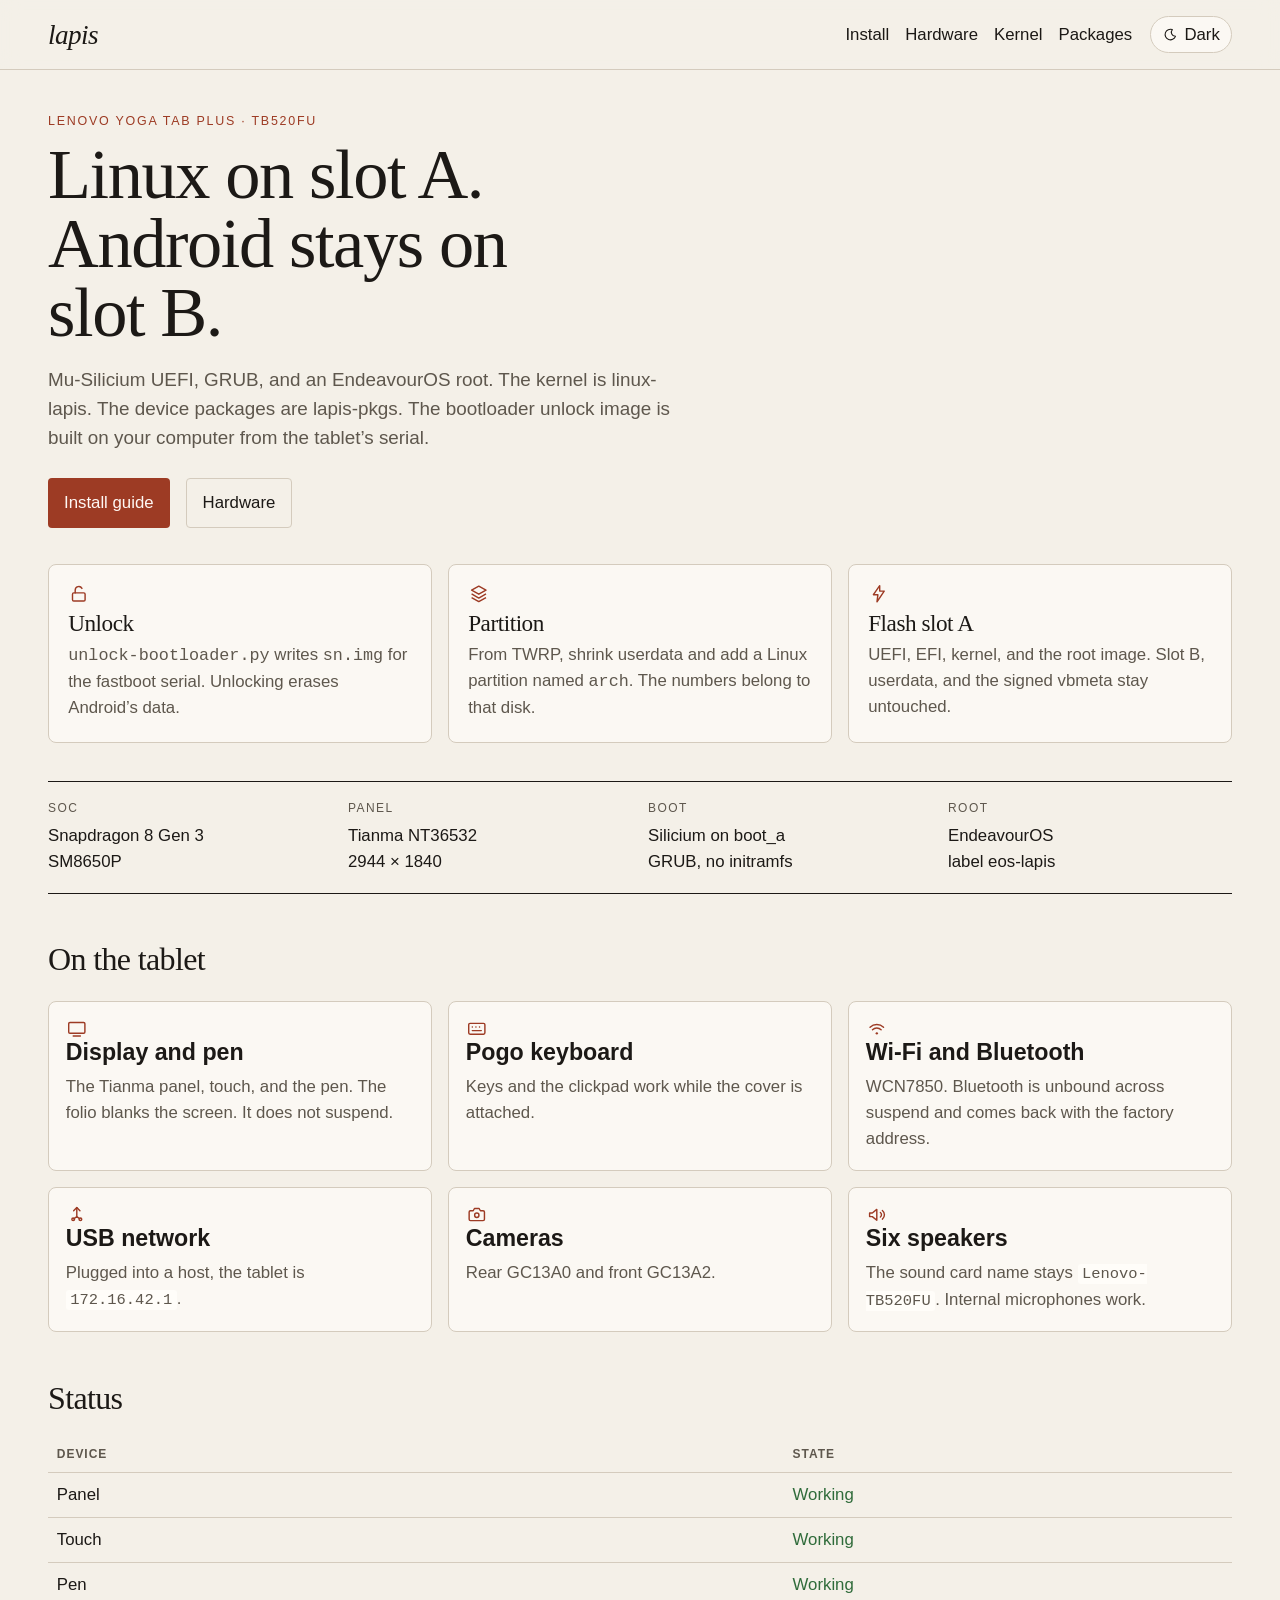
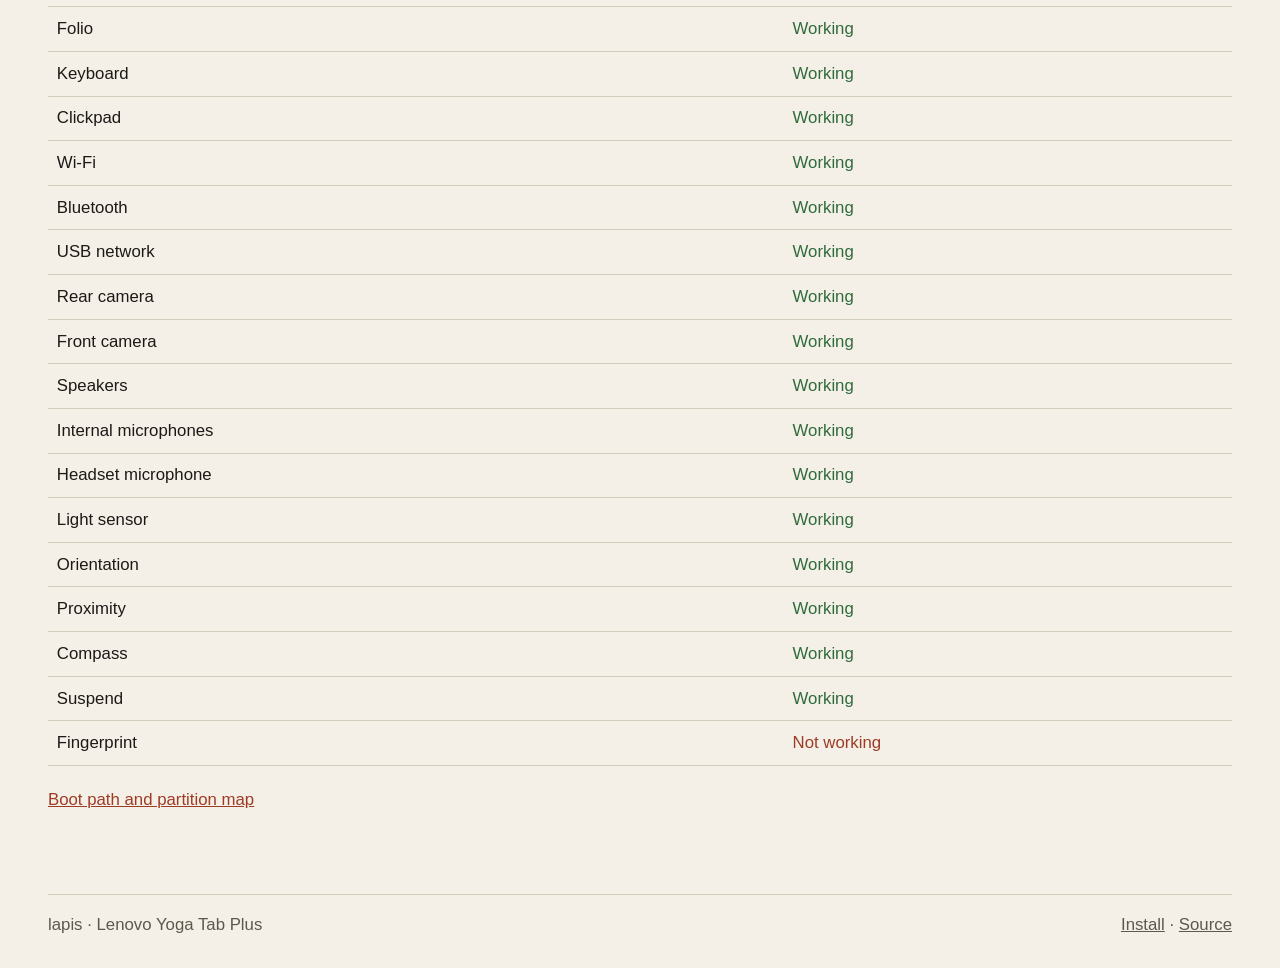
<file: index.html>
<!doctype html>
<html lang="en">
<head>
  <meta charset="utf-8">
  <meta name="viewport" content="width=device-width, initial-scale=1">
  <title>lapis — Linux on the Lenovo Yoga Tab Plus</title>
  <meta name="description" content="Mainline Linux and EndeavourOS for the Lenovo Yoga Tab Plus (TB520FU), codename lapis. Linux stays on slot A.">
  <meta name="theme-color" content="#12110f">
  <link rel="icon" href="favicon.svg" type="image/svg+xml">
  <link rel="stylesheet" href="css/site.css">
  <script>
    try {
      var saved = localStorage.getItem("lapis-theme");
      var theme = saved || (matchMedia("(prefers-color-scheme: light)").matches ? "light" : "dark");
      document.documentElement.dataset.theme = theme;
    } catch (error) {
      document.documentElement.dataset.theme = "dark";
    }
  </script>
</head>
<body>
  <a class="skip" href="#content">Skip to content</a>
  <header class="bar">
    <a class="mark" href="index.html">lapis</a>
    <div class="bar-tools">
      <nav>
        <a href="guide.html">Install</a>
        <a href="hardware.html">Hardware</a>
        <a href="https://github.com/Lenovo-Yoga-Tab-Plus/linux-lapis">Kernel</a>
        <a href="https://github.com/Lenovo-Yoga-Tab-Plus/lapis-pkgs">Packages</a>
      </nav>
      <button class="theme" id="theme-toggle" type="button" aria-pressed="true">
        <svg class="icon when-dark" aria-hidden="true"><use href="icons.svg#sun"></use></svg>
        <svg class="icon when-light" aria-hidden="true"><use href="icons.svg#moon"></use></svg>
        <span class="when-dark">Light</span>
        <span class="when-light">Dark</span>
      </button>
    </div>
  </header>
  <main id="content">
    <p class="kicker">Lenovo Yoga Tab Plus · TB520FU</p>
    <h1>Linux on slot A. Android stays on slot B.</h1>
    <p class="lede">Mu-Silicium UEFI, GRUB, and an EndeavourOS root. The kernel is linux-lapis. The device packages are lapis-pkgs. The bootloader unlock image is built on your computer from the tablet’s serial.</p>
    <div class="actions">
      <a class="button" href="guide.html">Install guide</a>
      <a class="button ghost" href="hardware.html">Hardware</a>
    </div>

    <div class="choices">
      <a class="choice" href="guide.html#unlock">
        <svg class="icon" aria-hidden="true"><use href="icons.svg#unlock"></use></svg>
        <strong>Unlock</strong>
        <span><code>unlock-bootloader.py</code> writes <code>sn.img</code> for the fastboot serial. Unlocking erases Android’s data.</span>
      </a>
      <a class="choice" href="guide.html#partition">
        <svg class="icon" aria-hidden="true"><use href="icons.svg#layers"></use></svg>
        <strong>Partition</strong>
        <span>From TWRP, shrink userdata and add a Linux partition named <code>arch</code>. The numbers belong to that disk.</span>
      </a>
      <a class="choice" href="guide.html#flash">
        <svg class="icon" aria-hidden="true"><use href="icons.svg#flash"></use></svg>
        <strong>Flash slot A</strong>
        <span>UEFI, EFI, kernel, and the root image. Slot B, userdata, and the signed vbmeta stay untouched.</span>
      </a>
    </div>

    <dl class="specs">
      <div>
        <dt>SoC</dt>
        <dd>Snapdragon 8 Gen 3<br>SM8650P</dd>
      </div>
      <div>
        <dt>Panel</dt>
        <dd>Tianma NT36532<br>2944 × 1840</dd>
      </div>
      <div>
        <dt>Boot</dt>
        <dd>Silicium on boot_a<br>GRUB, no initramfs</dd>
      </div>
      <div>
        <dt>Root</dt>
        <dd>EndeavourOS<br>label eos-lapis</dd>
      </div>
    </dl>

    <h2>On the tablet</h2>
    <div class="grid">
      <article class="card">
        <svg class="icon" aria-hidden="true"><use href="icons.svg#display"></use></svg>
        <strong>Display and pen</strong>
        <p>The Tianma panel, touch, and the pen. The folio blanks the screen. It does not suspend.</p>
      </article>
      <article class="card">
        <svg class="icon" aria-hidden="true"><use href="icons.svg#keyboard"></use></svg>
        <strong>Pogo keyboard</strong>
        <p>Keys and the clickpad work while the cover is attached.</p>
      </article>
      <article class="card">
        <svg class="icon" aria-hidden="true"><use href="icons.svg#wifi"></use></svg>
        <strong>Wi-Fi and Bluetooth</strong>
        <p>WCN7850. Bluetooth is unbound across suspend and comes back with the factory address.</p>
      </article>
      <article class="card">
        <svg class="icon" aria-hidden="true"><use href="icons.svg#usb"></use></svg>
        <strong>USB network</strong>
        <p>Plugged into a host, the tablet is <code>172.16.42.1</code>.</p>
      </article>
      <article class="card">
        <svg class="icon" aria-hidden="true"><use href="icons.svg#camera"></use></svg>
        <strong>Cameras</strong>
        <p>Rear GC13A0 and front GC13A2.</p>
      </article>
      <article class="card">
        <svg class="icon" aria-hidden="true"><use href="icons.svg#speaker"></use></svg>
        <strong>Six speakers</strong>
        <p>The sound card name stays <code>Lenovo-TB520FU</code>. Internal microphones work.</p>
      </article>
    </div>

    <h2>Status</h2>
    <table class="status">
      <thead>
        <tr><th>Device</th><th>State</th></tr>
      </thead>
      <tbody>
        <tr><td>Panel</td><td class="ok">Working</td></tr>
        <tr><td>Touch</td><td class="ok">Working</td></tr>
        <tr><td>Pen</td><td class="ok">Working</td></tr>
        <tr><td>Folio</td><td class="ok">Working</td></tr>
        <tr><td>Keyboard</td><td class="ok">Working</td></tr>
        <tr><td>Clickpad</td><td class="ok">Working</td></tr>
        <tr><td>Wi-Fi</td><td class="ok">Working</td></tr>
        <tr><td>Bluetooth</td><td class="ok">Working</td></tr>
        <tr><td>USB network</td><td class="ok">Working</td></tr>
        <tr><td>Rear camera</td><td class="ok">Working</td></tr>
        <tr><td>Front camera</td><td class="ok">Working</td></tr>
        <tr><td>Speakers</td><td class="ok">Working</td></tr>
        <tr><td>Internal microphones</td><td class="ok">Working</td></tr>
        <tr><td>Headset microphone</td><td class="ok">Working</td></tr>
        <tr><td>Light sensor</td><td class="ok">Working</td></tr>
        <tr><td>Orientation</td><td class="ok">Working</td></tr>
        <tr><td>Proximity</td><td class="ok">Working</td></tr>
        <tr><td>Compass</td><td class="ok">Working</td></tr>
        <tr><td>Suspend</td><td class="ok">Working</td></tr>
        <tr><td>Fingerprint</td><td class="down">Not working</td></tr>
      </tbody>
    </table>
    <p><a href="hardware.html">Boot path and partition map</a></p>
  </main>
  <footer>
    <span>lapis · Lenovo Yoga Tab Plus</span>
    <span><a href="guide.html">Install</a> · <a href="https://github.com/Lenovo-Yoga-Tab-Plus/lapis">Source</a></span>
  </footer>
  <script src="js/site.js"></script>
</body>
</html>
</file>
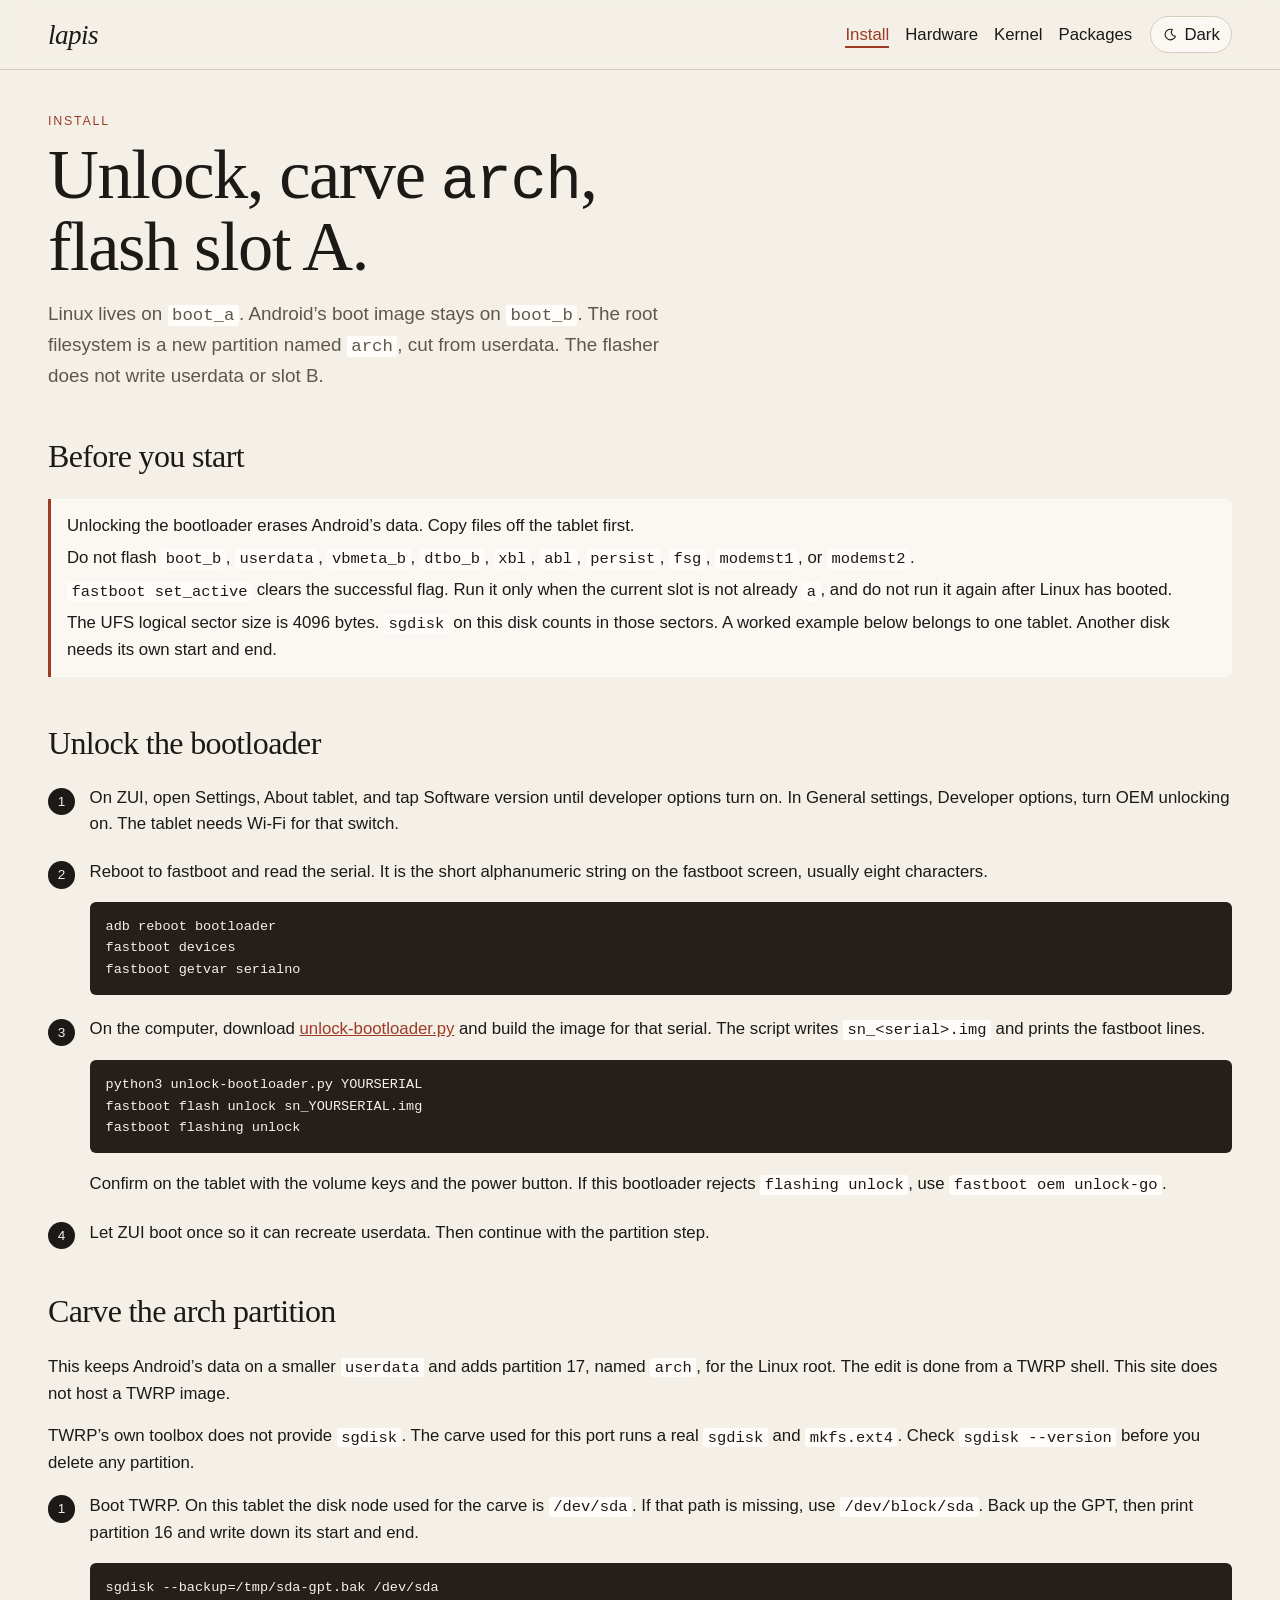
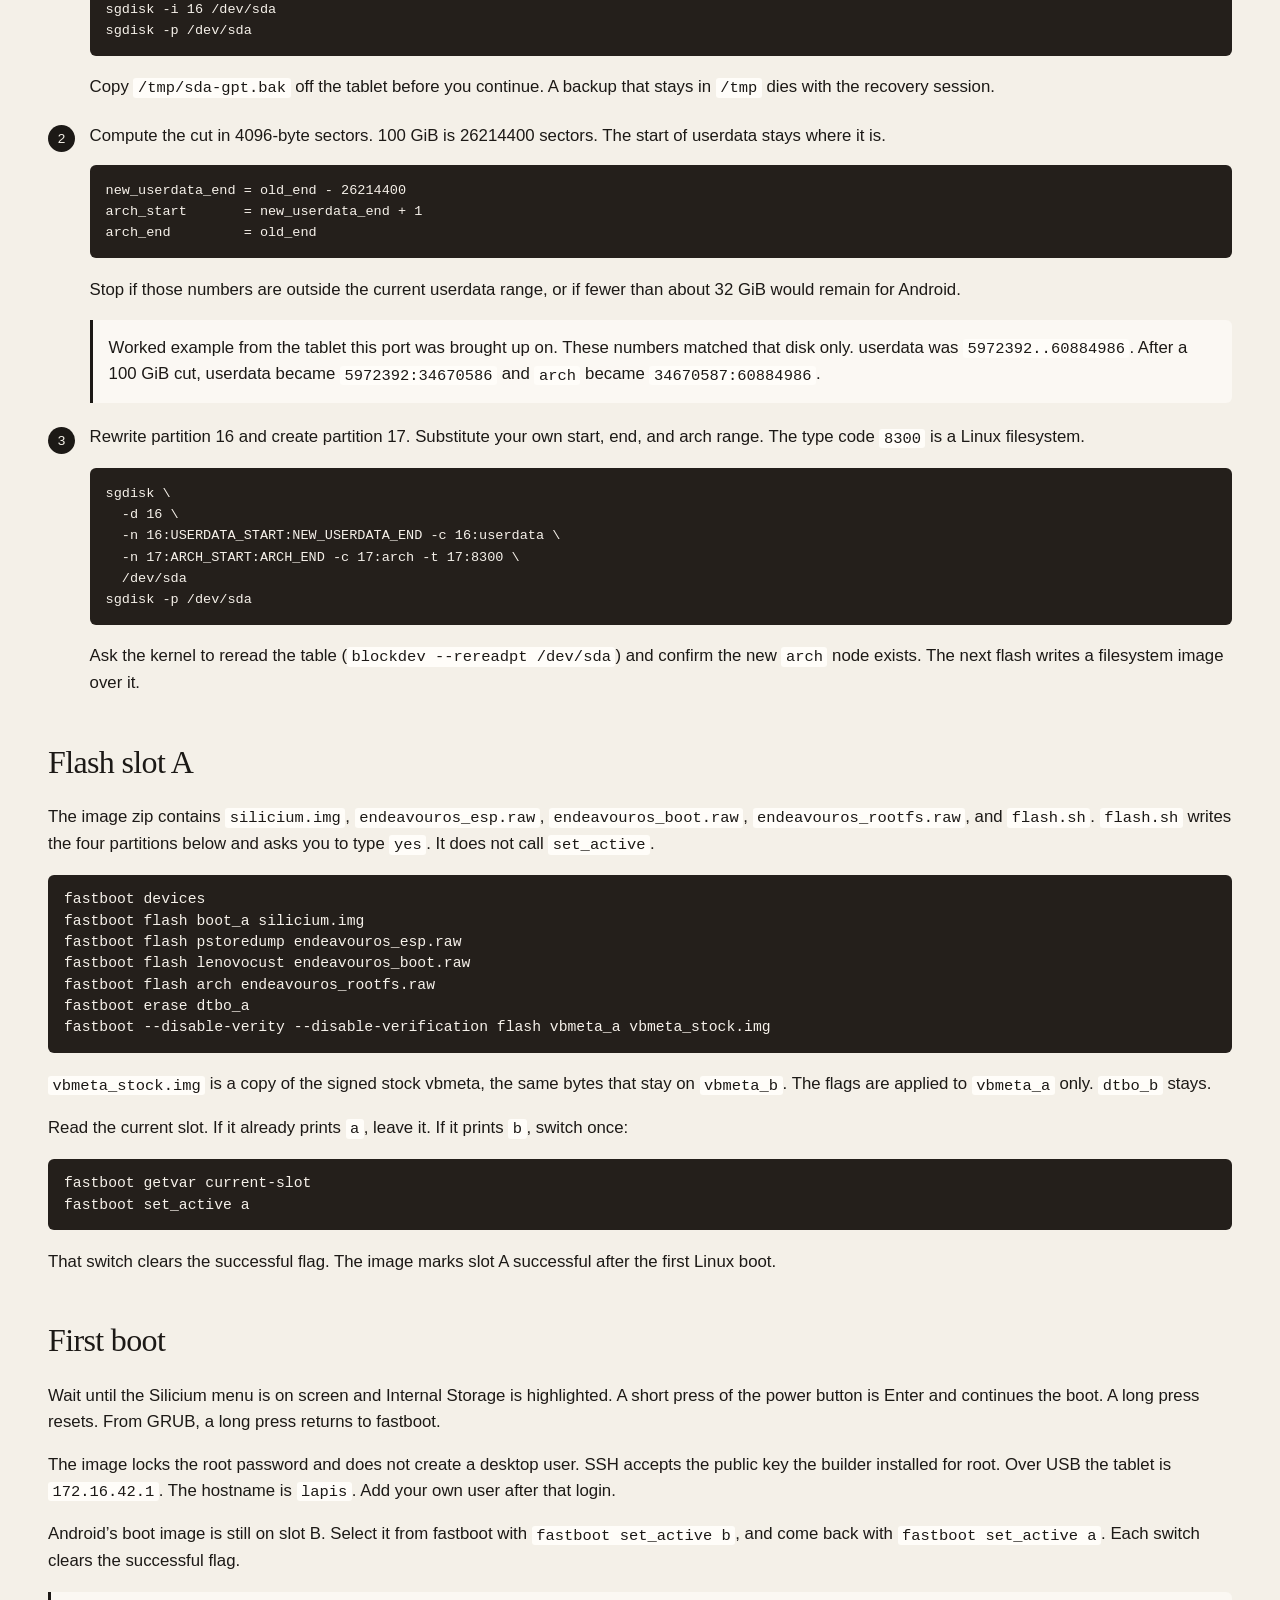
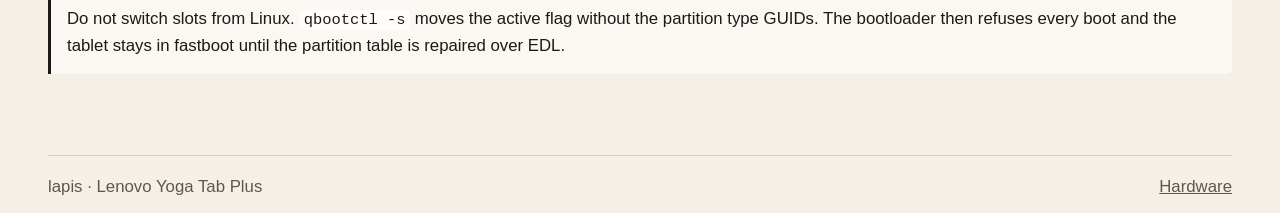
<file: guide.html>
<!doctype html>
<html lang="en">
<head>
  <meta charset="utf-8">
  <meta name="viewport" content="width=device-width, initial-scale=1">
  <title>Install — lapis</title>
  <meta name="description" content="Unlock the Yoga Tab Plus with unlock-bootloader.py and install EndeavourOS on slot A.">
  <meta name="theme-color" content="#12110f">
  <link rel="icon" href="favicon.svg" type="image/svg+xml">
  <link rel="stylesheet" href="css/site.css">
  <script>
    try {
      var saved = localStorage.getItem("lapis-theme");
      var theme = saved || (matchMedia("(prefers-color-scheme: light)").matches ? "light" : "dark");
      document.documentElement.dataset.theme = theme;
    } catch (error) {
      document.documentElement.dataset.theme = "dark";
    }
  </script>
</head>
<body>
  <a class="skip" href="#content">Skip to content</a>
  <header class="bar">
    <a class="mark" href="index.html">lapis</a>
    <div class="bar-tools">
      <nav>
        <a href="guide.html" aria-current="page">Install</a>
        <a href="hardware.html">Hardware</a>
        <a href="https://github.com/Lenovo-Yoga-Tab-Plus/linux-lapis">Kernel</a>
        <a href="https://github.com/Lenovo-Yoga-Tab-Plus/lapis-pkgs">Packages</a>
      </nav>
      <button class="theme" id="theme-toggle" type="button" aria-pressed="true">
        <svg class="icon when-dark" aria-hidden="true"><use href="icons.svg#sun"></use></svg>
        <svg class="icon when-light" aria-hidden="true"><use href="icons.svg#moon"></use></svg>
        <span class="when-dark">Light</span>
        <span class="when-light">Dark</span>
      </button>
    </div>
  </header>
  <main id="content">
    <p class="kicker">Install</p>
    <h1>Unlock, carve <code>arch</code>, flash slot A.</h1>
    <p class="lede">Linux lives on <code>boot_a</code>. Android’s boot image stays on <code>boot_b</code>. The root filesystem is a new partition named <code>arch</code>, cut from userdata. The flasher does not write userdata or slot B.</p>

    <h2 id="warnings">Before you start</h2>
    <div class="warn">
      <p>Unlocking the bootloader erases Android’s data. Copy files off the tablet first.</p>
      <p>Do not flash <code>boot_b</code>, <code>userdata</code>, <code>vbmeta_b</code>, <code>dtbo_b</code>, <code>xbl</code>, <code>abl</code>, <code>persist</code>, <code>fsg</code>, <code>modemst1</code>, or <code>modemst2</code>.</p>
      <p><code>fastboot set_active</code> clears the successful flag. Run it only when the current slot is not already <code>a</code>, and do not run it again after Linux has booted.</p>
      <p>The UFS logical sector size is 4096 bytes. <code>sgdisk</code> on this disk counts in those sectors. A worked example below belongs to one tablet. Another disk needs its own start and end.</p>
    </div>

    <h2 id="unlock">Unlock the bootloader</h2>
    <ol class="steps">
      <li>
        <p>On ZUI, open Settings, About tablet, and tap Software version until developer options turn on. In General settings, Developer options, turn OEM unlocking on. The tablet needs Wi-Fi for that switch.</p>
      </li>
      <li>
        <p>Reboot to fastboot and read the serial. It is the short alphanumeric string on the fastboot screen, usually eight characters.</p>
        <pre><code>adb reboot bootloader
fastboot devices
fastboot getvar serialno</code></pre>
      </li>
      <li>
        <p>On the computer, download <a href="unlock-bootloader.py">unlock-bootloader.py</a> and build the image for that serial. The script writes <code>sn_&lt;serial&gt;.img</code> and prints the fastboot lines.</p>
        <pre><code>python3 unlock-bootloader.py YOURSERIAL
fastboot flash unlock sn_YOURSERIAL.img
fastboot flashing unlock</code></pre>
        <p>Confirm on the tablet with the volume keys and the power button. If this bootloader rejects <code>flashing unlock</code>, use <code>fastboot oem unlock-go</code>.</p>
      </li>
      <li>
        <p>Let ZUI boot once so it can recreate userdata. Then continue with the partition step.</p>
      </li>
    </ol>

    <h2 id="partition">Carve the arch partition</h2>
    <p>This keeps Android’s data on a smaller <code>userdata</code> and adds partition 17, named <code>arch</code>, for the Linux root. The edit is done from a TWRP shell. This site does not host a TWRP image.</p>
    <p>TWRP’s own toolbox does not provide <code>sgdisk</code>. The carve used for this port runs a real <code>sgdisk</code> and <code>mkfs.ext4</code>. Check <code>sgdisk --version</code> before you delete any partition.</p>
    <ol class="steps">
      <li>
        <p>Boot TWRP. On this tablet the disk node used for the carve is <code>/dev/sda</code>. If that path is missing, use <code>/dev/block/sda</code>. Back up the GPT, then print partition 16 and write down its start and end.</p>
        <pre><code>sgdisk --backup=/tmp/sda-gpt.bak /dev/sda
sgdisk -i 16 /dev/sda
sgdisk -p /dev/sda</code></pre>
        <p>Copy <code>/tmp/sda-gpt.bak</code> off the tablet before you continue. A backup that stays in <code>/tmp</code> dies with the recovery session.</p>
      </li>
      <li>
        <p>Compute the cut in 4096-byte sectors. 100 GiB is 26214400 sectors. The start of userdata stays where it is.</p>
        <pre><code>new_userdata_end = old_end - 26214400
arch_start       = new_userdata_end + 1
arch_end         = old_end</code></pre>
        <p>Stop if those numbers are outside the current userdata range, or if fewer than about 32 GiB would remain for Android.</p>
        <div class="note">
          <p>Worked example from the tablet this port was brought up on. These numbers matched that disk only. userdata was <code>5972392..60884986</code>. After a 100 GiB cut, userdata became <code>5972392:34670586</code> and <code>arch</code> became <code>34670587:60884986</code>.</p>
        </div>
      </li>
      <li>
        <p>Rewrite partition 16 and create partition 17. Substitute your own start, end, and arch range. The type code <code>8300</code> is a Linux filesystem.</p>
        <pre><code>sgdisk \
  -d 16 \
  -n 16:USERDATA_START:NEW_USERDATA_END -c 16:userdata \
  -n 17:ARCH_START:ARCH_END -c 17:arch -t 17:8300 \
  /dev/sda
sgdisk -p /dev/sda</code></pre>
        <p>Ask the kernel to reread the table (<code>blockdev --rereadpt /dev/sda</code>) and confirm the new <code>arch</code> node exists. The next flash writes a filesystem image over it.</p>
      </li>
    </ol>

    <h2 id="flash">Flash slot A</h2>
    <p>The image zip contains <code>silicium.img</code>, <code>endeavouros_esp.raw</code>, <code>endeavouros_boot.raw</code>, <code>endeavouros_rootfs.raw</code>, and <code>flash.sh</code>. <code>flash.sh</code> writes the four partitions below and asks you to type <code>yes</code>. It does not call <code>set_active</code>.</p>
    <pre><code>fastboot devices
fastboot flash boot_a silicium.img
fastboot flash pstoredump endeavouros_esp.raw
fastboot flash lenovocust endeavouros_boot.raw
fastboot flash arch endeavouros_rootfs.raw
fastboot erase dtbo_a
fastboot --disable-verity --disable-verification flash vbmeta_a vbmeta_stock.img</code></pre>
    <p><code>vbmeta_stock.img</code> is a copy of the signed stock vbmeta, the same bytes that stay on <code>vbmeta_b</code>. The flags are applied to <code>vbmeta_a</code> only. <code>dtbo_b</code> stays.</p>
    <p>Read the current slot. If it already prints <code>a</code>, leave it. If it prints <code>b</code>, switch once:</p>
    <pre><code>fastboot getvar current-slot
fastboot set_active a</code></pre>
    <p>That switch clears the successful flag. The image marks slot A successful after the first Linux boot.</p>

    <h2 id="first-boot">First boot</h2>
    <p>Wait until the Silicium menu is on screen and Internal Storage is highlighted. A short press of the power button is Enter and continues the boot. A long press resets. From GRUB, a long press returns to fastboot.</p>
    <p>The image locks the root password and does not create a desktop user. SSH accepts the public key the builder installed for root. Over USB the tablet is <code>172.16.42.1</code>. The hostname is <code>lapis</code>. Add your own user after that login.</p>
    <p>Android’s boot image is still on slot B. Select it from fastboot with <code>fastboot set_active b</code>, and come back with <code>fastboot set_active a</code>. Each switch clears the successful flag.</p>
    <p class="note">Do not switch slots from Linux. <code>qbootctl -s</code> moves the active flag without the partition type GUIDs. The bootloader then refuses every boot and the tablet stays in fastboot until the partition table is repaired over EDL.</p>
  </main>
  <footer>
    <span>lapis · Lenovo Yoga Tab Plus</span>
    <span><a href="hardware.html">Hardware</a></span>
  </footer>
  <script src="js/site.js"></script>
</body>
</html>
</file>
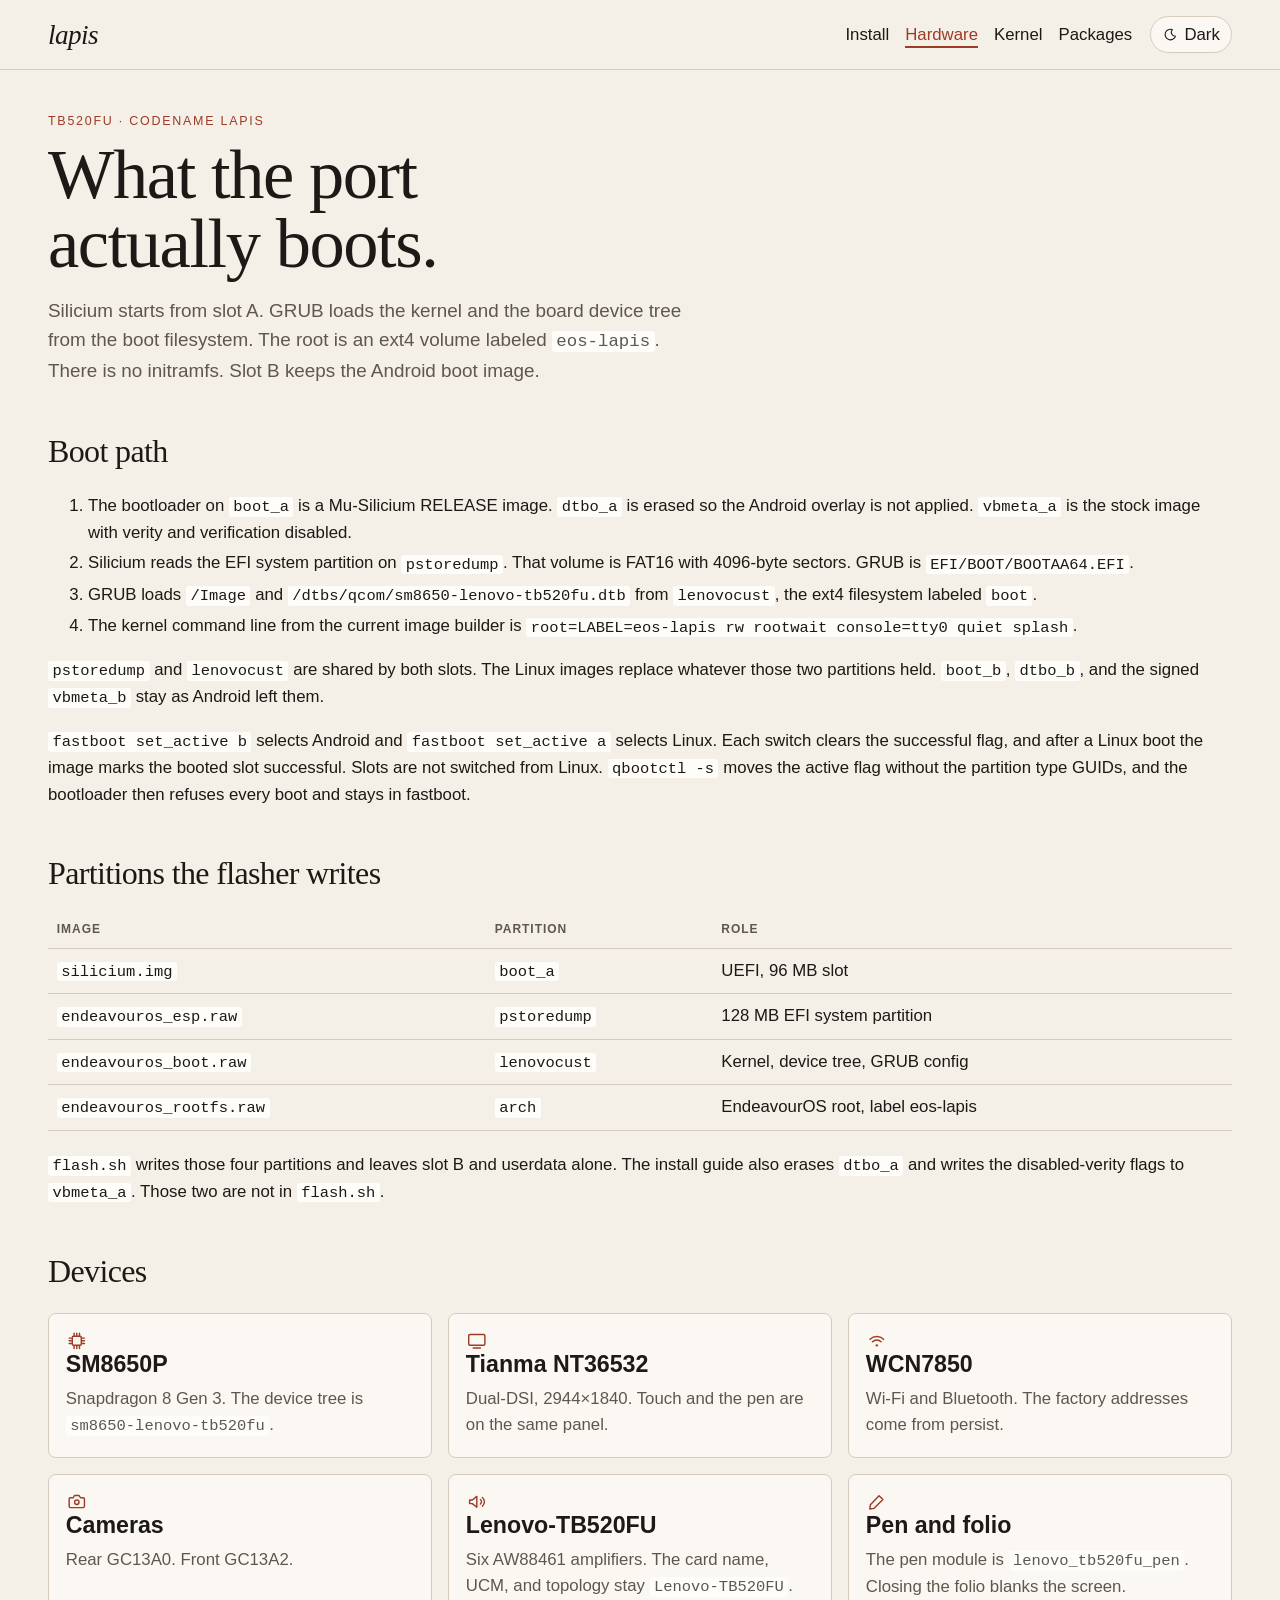
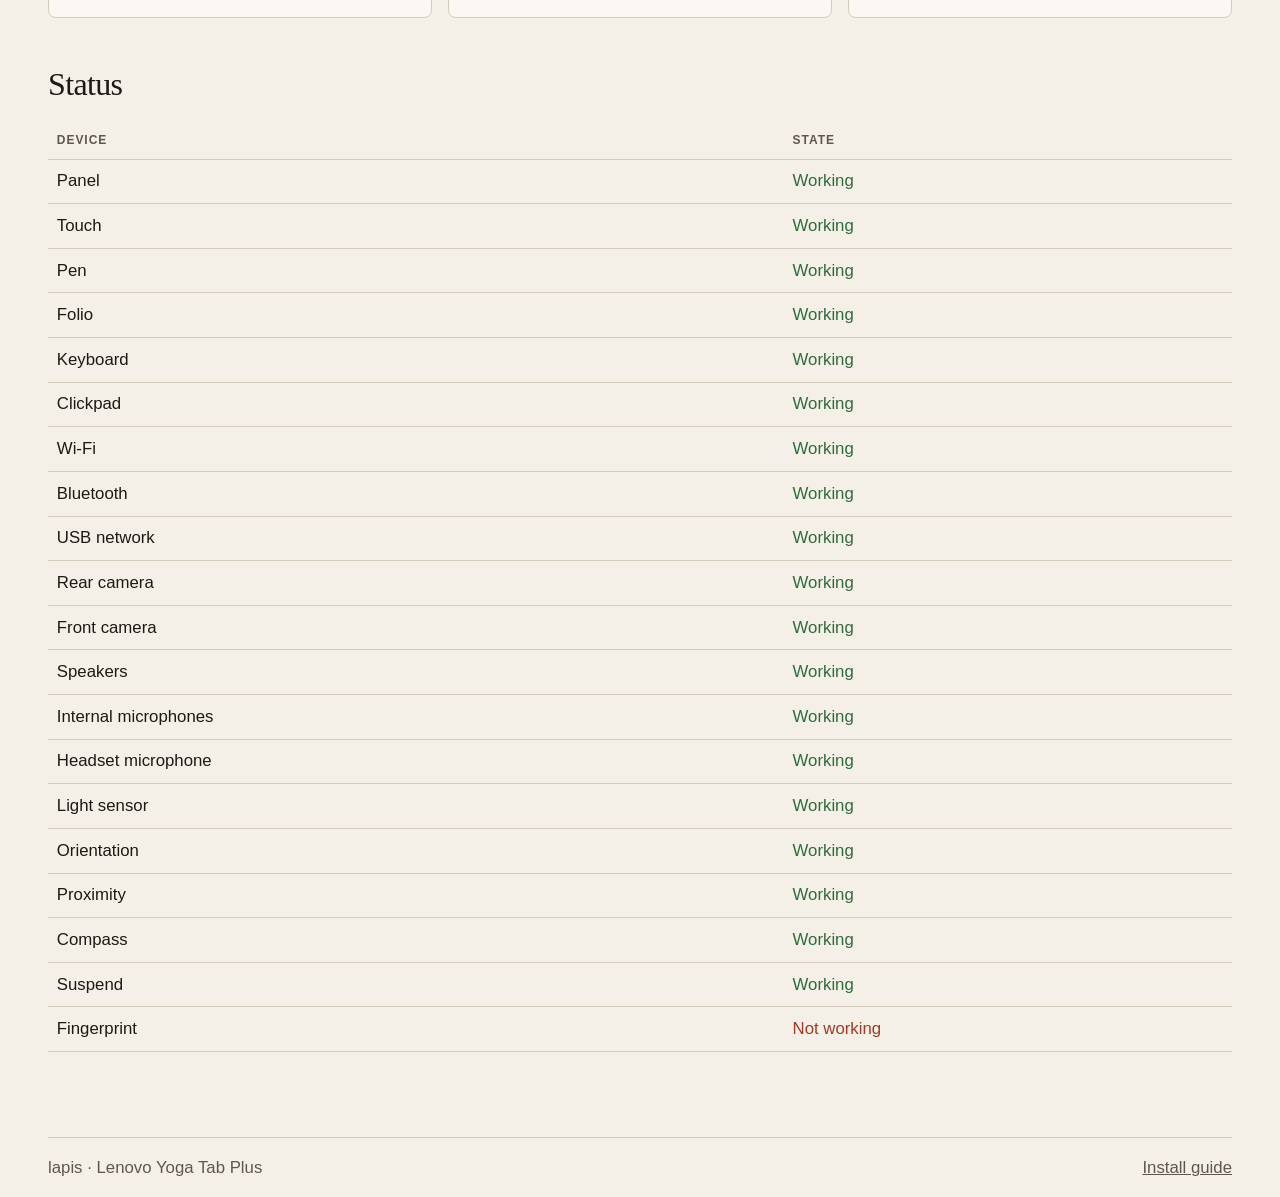
<file: hardware.html>
<!doctype html>
<html lang="en">
<head>
  <meta charset="utf-8">
  <meta name="viewport" content="width=device-width, initial-scale=1">
  <title>Hardware — lapis</title>
  <meta name="description" content="Boot path, partition map, and device status for the Lenovo Yoga Tab Plus Linux port.">
  <meta name="theme-color" content="#12110f">
  <link rel="icon" href="favicon.svg" type="image/svg+xml">
  <link rel="stylesheet" href="css/site.css">
  <script>
    try {
      var saved = localStorage.getItem("lapis-theme");
      var theme = saved || (matchMedia("(prefers-color-scheme: light)").matches ? "light" : "dark");
      document.documentElement.dataset.theme = theme;
    } catch (error) {
      document.documentElement.dataset.theme = "dark";
    }
  </script>
</head>
<body>
  <a class="skip" href="#content">Skip to content</a>
  <header class="bar">
    <a class="mark" href="index.html">lapis</a>
    <div class="bar-tools">
      <nav>
        <a href="guide.html">Install</a>
        <a href="hardware.html" aria-current="page">Hardware</a>
        <a href="https://github.com/Lenovo-Yoga-Tab-Plus/linux-lapis">Kernel</a>
        <a href="https://github.com/Lenovo-Yoga-Tab-Plus/lapis-pkgs">Packages</a>
      </nav>
      <button class="theme" id="theme-toggle" type="button" aria-pressed="true">
        <svg class="icon when-dark" aria-hidden="true"><use href="icons.svg#sun"></use></svg>
        <svg class="icon when-light" aria-hidden="true"><use href="icons.svg#moon"></use></svg>
        <span class="when-dark">Light</span>
        <span class="when-light">Dark</span>
      </button>
    </div>
  </header>
  <main id="content">
    <p class="kicker">TB520FU · codename lapis</p>
    <h1>What the port actually boots.</h1>
    <p class="lede">Silicium starts from slot A. GRUB loads the kernel and the board device tree from the boot filesystem. The root is an ext4 volume labeled <code>eos-lapis</code>. There is no initramfs. Slot B keeps the Android boot image.</p>

    <h2>Boot path</h2>
    <ol>
      <li>The bootloader on <code>boot_a</code> is a Mu-Silicium RELEASE image. <code>dtbo_a</code> is erased so the Android overlay is not applied. <code>vbmeta_a</code> is the stock image with verity and verification disabled.</li>
      <li>Silicium reads the EFI system partition on <code>pstoredump</code>. That volume is FAT16 with 4096-byte sectors. GRUB is <code>EFI/BOOT/BOOTAA64.EFI</code>.</li>
      <li>GRUB loads <code>/Image</code> and <code>/dtbs/qcom/sm8650-lenovo-tb520fu.dtb</code> from <code>lenovocust</code>, the ext4 filesystem labeled <code>boot</code>.</li>
      <li>The kernel command line from the current image builder is <code>root=LABEL=eos-lapis rw rootwait console=tty0 quiet splash</code>.</li>
    </ol>
    <p><code>pstoredump</code> and <code>lenovocust</code> are shared by both slots. The Linux images replace whatever those two partitions held. <code>boot_b</code>, <code>dtbo_b</code>, and the signed <code>vbmeta_b</code> stay as Android left them.</p>
    <p><code>fastboot set_active b</code> selects Android and <code>fastboot set_active a</code> selects Linux. Each switch clears the successful flag, and after a Linux boot the image marks the booted slot successful. Slots are not switched from Linux. <code>qbootctl -s</code> moves the active flag without the partition type GUIDs, and the bootloader then refuses every boot and stays in fastboot.</p>

    <h2>Partitions the flasher writes</h2>
    <table>
      <thead>
        <tr><th>Image</th><th>Partition</th><th>Role</th></tr>
      </thead>
      <tbody>
        <tr><td><code>silicium.img</code></td><td><code>boot_a</code></td><td>UEFI, 96 MB slot</td></tr>
        <tr><td><code>endeavouros_esp.raw</code></td><td><code>pstoredump</code></td><td>128 MB EFI system partition</td></tr>
        <tr><td><code>endeavouros_boot.raw</code></td><td><code>lenovocust</code></td><td>Kernel, device tree, GRUB config</td></tr>
        <tr><td><code>endeavouros_rootfs.raw</code></td><td><code>arch</code></td><td>EndeavourOS root, label eos-lapis</td></tr>
      </tbody>
    </table>
    <p><code>flash.sh</code> writes those four partitions and leaves slot B and userdata alone. The install guide also erases <code>dtbo_a</code> and writes the disabled-verity flags to <code>vbmeta_a</code>. Those two are not in <code>flash.sh</code>.</p>

    <h2>Devices</h2>
    <div class="grid">
      <article class="card">
        <svg class="icon" aria-hidden="true"><use href="icons.svg#cpu"></use></svg>
        <strong>SM8650P</strong>
        <p>Snapdragon 8 Gen 3. The device tree is <code>sm8650-lenovo-tb520fu</code>.</p>
      </article>
      <article class="card">
        <svg class="icon" aria-hidden="true"><use href="icons.svg#display"></use></svg>
        <strong>Tianma NT36532</strong>
        <p>Dual-DSI, 2944×1840. Touch and the pen are on the same panel.</p>
      </article>
      <article class="card">
        <svg class="icon" aria-hidden="true"><use href="icons.svg#wifi"></use></svg>
        <strong>WCN7850</strong>
        <p>Wi-Fi and Bluetooth. The factory addresses come from persist.</p>
      </article>
      <article class="card">
        <svg class="icon" aria-hidden="true"><use href="icons.svg#camera"></use></svg>
        <strong>Cameras</strong>
        <p>Rear GC13A0. Front GC13A2.</p>
      </article>
      <article class="card">
        <svg class="icon" aria-hidden="true"><use href="icons.svg#speaker"></use></svg>
        <strong>Lenovo-TB520FU</strong>
        <p>Six AW88461 amplifiers. The card name, UCM, and topology stay <code>Lenovo-TB520FU</code>.</p>
      </article>
      <article class="card">
        <svg class="icon" aria-hidden="true"><use href="icons.svg#pen"></use></svg>
        <strong>Pen and folio</strong>
        <p>The pen module is <code>lenovo_tb520fu_pen</code>. Closing the folio blanks the screen.</p>
      </article>
    </div>

    <h2>Status</h2>
    <table class="status">
      <thead>
        <tr><th>Device</th><th>State</th></tr>
      </thead>
      <tbody>
        <tr><td>Panel</td><td class="ok">Working</td></tr>
        <tr><td>Touch</td><td class="ok">Working</td></tr>
        <tr><td>Pen</td><td class="ok">Working</td></tr>
        <tr><td>Folio</td><td class="ok">Working</td></tr>
        <tr><td>Keyboard</td><td class="ok">Working</td></tr>
        <tr><td>Clickpad</td><td class="ok">Working</td></tr>
        <tr><td>Wi-Fi</td><td class="ok">Working</td></tr>
        <tr><td>Bluetooth</td><td class="ok">Working</td></tr>
        <tr><td>USB network</td><td class="ok">Working</td></tr>
        <tr><td>Rear camera</td><td class="ok">Working</td></tr>
        <tr><td>Front camera</td><td class="ok">Working</td></tr>
        <tr><td>Speakers</td><td class="ok">Working</td></tr>
        <tr><td>Internal microphones</td><td class="ok">Working</td></tr>
        <tr><td>Headset microphone</td><td class="ok">Working</td></tr>
        <tr><td>Light sensor</td><td class="ok">Working</td></tr>
        <tr><td>Orientation</td><td class="ok">Working</td></tr>
        <tr><td>Proximity</td><td class="ok">Working</td></tr>
        <tr><td>Compass</td><td class="ok">Working</td></tr>
        <tr><td>Suspend</td><td class="ok">Working</td></tr>
        <tr><td>Fingerprint</td><td class="down">Not working</td></tr>
      </tbody>
    </table>
  </main>
  <footer>
    <span>lapis · Lenovo Yoga Tab Plus</span>
    <span><a href="guide.html">Install guide</a></span>
  </footer>
  <script src="js/site.js"></script>
</body>
</html>
</file>
<file: css/site.css>
:root {
  color-scheme: dark;
  --bg: #12110f;
  --bg-raised: #1c1a17;
  --ink: #f3eee6;
  --muted: #b7aea1;
  --line: #3a342c;
  --accent: #e07a4c;
  --accent-ink: #2a140c;
  --card: #211e1a;
  --code: #0c0b0a;
  --code-ink: #f3eee6;
  --ok: #8fbf8a;
  --max: 74rem;
  --shadow: none;
}

html[data-theme="light"] {
  color-scheme: light;
  --bg: #f4f0e8;
  --bg-raised: #fffdf9;
  --ink: #1c1916;
  --muted: #5e574d;
  --line: #d4cbbd;
  --accent: #9d3b24;
  --accent-ink: #fff8f4;
  --card: #fbf8f3;
  --code: #241f1b;
  --code-ink: #f6f1ea;
  --ok: #2f6b3a;
}

* { box-sizing: border-box; }

html { scroll-behavior: smooth; }

body {
  margin: 0;
  background: var(--bg);
  color: var(--ink);
  font-family: "Segoe UI", "Helvetica Neue", Helvetica, Arial, sans-serif;
  font-size: 1.05rem;
  line-height: 1.55;
}

h1, h2, h3, .mark, .step strong, .choice strong {
  font-family: "Iowan Old Style", Palatino, "Palatino Linotype", Georgia, serif;
  font-weight: 500;
  letter-spacing: -0.02em;
}

a { color: var(--accent); }
a:hover { text-decoration-thickness: 2px; }

img, svg { display: block; }

.skip {
  position: absolute;
  left: 1rem;
  top: -3rem;
  background: var(--ink);
  color: var(--bg);
  padding: 0.4rem 0.7rem;
}
.skip:focus { top: 0.6rem; }

.bar {
  position: sticky;
  top: 0;
  z-index: 2;
  display: flex;
  align-items: center;
  justify-content: space-between;
  gap: 1rem;
  padding: 0.85rem 1.5rem;
  background: color-mix(in srgb, var(--bg) 92%, transparent);
  border-bottom: 1px solid var(--line);
  backdrop-filter: blur(10px);
}

.bar-inner, .wrap {
  width: min(var(--max), 100%);
  margin: 0 auto;
}

.bar {
  padding-left: max(1.25rem, calc((100% - var(--max)) / 2));
  padding-right: max(1.25rem, calc((100% - var(--max)) / 2));
}

.mark {
  color: var(--ink);
  text-decoration: none;
  font-size: 1.7rem;
  font-style: italic;
}

.bar-tools {
  display: flex;
  align-items: center;
  gap: 1.1rem;
  flex-wrap: wrap;
  justify-content: flex-end;
}

nav { display: flex; flex-wrap: wrap; gap: 1rem; }
nav a {
  color: var(--ink);
  text-decoration: none;
}
nav a:hover, nav a[aria-current="page"] { color: var(--accent); }
nav a[aria-current="page"] { box-shadow: inset 0 -2px 0 var(--accent); }

.theme {
  display: inline-flex;
  align-items: center;
  gap: 0.4rem;
  border: 1px solid var(--line);
  background: var(--card);
  color: var(--ink);
  border-radius: 999px;
  padding: 0.28rem 0.7rem;
  font: inherit;
  cursor: pointer;
}
.theme .icon { width: 1rem; height: 1rem; }
html[data-theme="dark"] .when-light,
html[data-theme="light"] .when-dark { display: none; }

.icon {
  width: 1.35rem;
  height: 1.35rem;
  flex: 0 0 auto;
}
.icon use { color: inherit; }

main {
  width: min(var(--max), calc(100% - 2.5rem));
  margin: 0 auto;
  padding: 2.6rem 0 4rem;
}

.kicker {
  margin: 0 0 0.55rem;
  color: var(--accent);
  font-size: 0.78rem;
  letter-spacing: 0.14em;
  text-transform: uppercase;
}

h1 {
  margin: 0;
  max-width: 16ch;
  font-size: clamp(2.5rem, 6vw, 4.4rem);
  line-height: 0.98;
}

.lede {
  max-width: 40rem;
  margin: 1.1rem 0 0;
  color: var(--muted);
  font-size: 1.18rem;
}

.actions, .choices, .grid, .specs {
  display: grid;
  gap: 1rem;
}

.actions {
  grid-template-columns: max-content max-content;
  margin-top: 1.6rem;
}

.button, .choice {
  text-decoration: none;
  color: var(--ink);
}

.button {
  display: inline-flex;
  align-items: center;
  gap: 0.45rem;
  padding: 0.7rem 1rem;
  background: var(--accent);
  color: var(--accent-ink);
  border-radius: 4px;
}
.button.ghost {
  background: transparent;
  color: var(--ink);
  border: 1px solid var(--line);
}
.button:hover { text-decoration: none; filter: brightness(1.05); }

.choices { grid-template-columns: repeat(3, 1fr); margin-top: 2.2rem; }
.choice, .card {
  background: var(--card);
  border: 1px solid var(--line);
  border-radius: 8px;
}
.choice {
  display: flex;
  flex-direction: column;
  gap: 0.35rem;
  padding: 1.15rem 1.2rem 1.25rem;
}
.choice:hover, .card:hover { border-color: var(--accent); }
.choice .icon, .card .icon { color: var(--accent); }
.choice strong, .card strong { font-size: 1.45rem; line-height: 1.15; }
.choice span, .card p, .muted { color: var(--muted); }

.specs {
  grid-template-columns: repeat(4, 1fr);
  margin: 2.4rem 0 0;
  padding: 1.1rem 0;
  border-top: 1px solid var(--ink);
  border-bottom: 1px solid var(--ink);
}
.specs dt {
  color: var(--muted);
  font-size: 0.75rem;
  letter-spacing: 0.12em;
  text-transform: uppercase;
}
.specs dd { margin: 0.3rem 0 0; }

h2 { font-size: 2rem; margin: 2.6rem 0 0.7rem; }
h3 { font-size: 1.3rem; margin: 1.5rem 0 0.35rem; }

.grid { grid-template-columns: repeat(3, 1fr); margin-top: 1rem; }
.card { padding: 1rem 1.05rem 1.1rem; }
.card p { margin: 0.35rem 0 0; }

ul { padding-left: 1.15rem; }
li + li { margin-top: 0.28rem; }

.note, .warn {
  margin: 1.1rem 0;
  padding: 0.9rem 1rem;
  background: var(--card);
  border-left: 3px solid var(--ink);
  border-radius: 0 6px 6px 0;
}
.warn { border-left-color: var(--accent); }
.note p, .warn p { margin: 0.35rem 0; }
.note p:first-child, .warn p:first-child { margin-top: 0; }
.note p:last-child, .warn p:last-child { margin-bottom: 0; }

pre {
  overflow-x: auto;
  margin: 0.8rem 0 1.15rem;
  padding: 0.9rem 1rem;
  background: var(--code);
  color: var(--code-ink);
  border-radius: 6px;
  font-size: 0.92rem;
  line-height: 1.45;
}
code { font-family: "IBM Plex Mono", ui-monospace, "Source Code Pro", monospace; }
h1 code, h2 code { background: none; padding: 0; font-size: 0.86em; }
p code, li code, dd code, td code {
  font-size: 0.92em;
  background: var(--bg-raised);
  padding: 0.05rem 0.28rem;
  border-radius: 3px;
}
pre code { background: none; color: inherit; padding: 0; }

table {
  width: 100%;
  border-collapse: collapse;
  margin: 0.8rem 0 1.3rem;
}
th, td {
  text-align: left;
  padding: 0.55rem 0.55rem;
  border-bottom: 1px solid var(--line);
  vertical-align: top;
}
th {
  color: var(--muted);
  font-size: 0.75rem;
  letter-spacing: 0.08em;
  text-transform: uppercase;
}
.status td:last-child { font-weight: 500; }
.status .ok { color: var(--ok); }
.status .down { color: var(--accent); }

.steps { list-style: none; padding: 0; counter-reset: step; }
.steps > li {
  position: relative;
  margin: 0 0 1.35rem;
  padding-left: 2.6rem;
}
.steps > li::before {
  counter-increment: step;
  content: counter(step);
  position: absolute;
  left: 0;
  top: 0.15rem;
  width: 1.7rem;
  height: 1.7rem;
  border-radius: 50%;
  background: var(--ink);
  color: var(--bg);
  font-size: 0.85rem;
  line-height: 1.7rem;
  text-align: center;
}

footer {
  width: min(var(--max), calc(100% - 2.5rem));
  margin: 0 auto;
  padding: 1.1rem 0 2rem;
  border-top: 1px solid var(--line);
  color: var(--muted);
  display: flex;
  justify-content: space-between;
  gap: 1rem;
  flex-wrap: wrap;
}
footer a { color: var(--muted); }

@media (max-width: 900px) {
  .choices, .grid, .specs { grid-template-columns: 1fr 1fr; }
  h1 { max-width: none; }
}
@media (max-width: 640px) {
  .choices, .grid, .specs, .actions { grid-template-columns: 1fr; }
  .bar { align-items: flex-start; flex-direction: column; }
}
</file>
